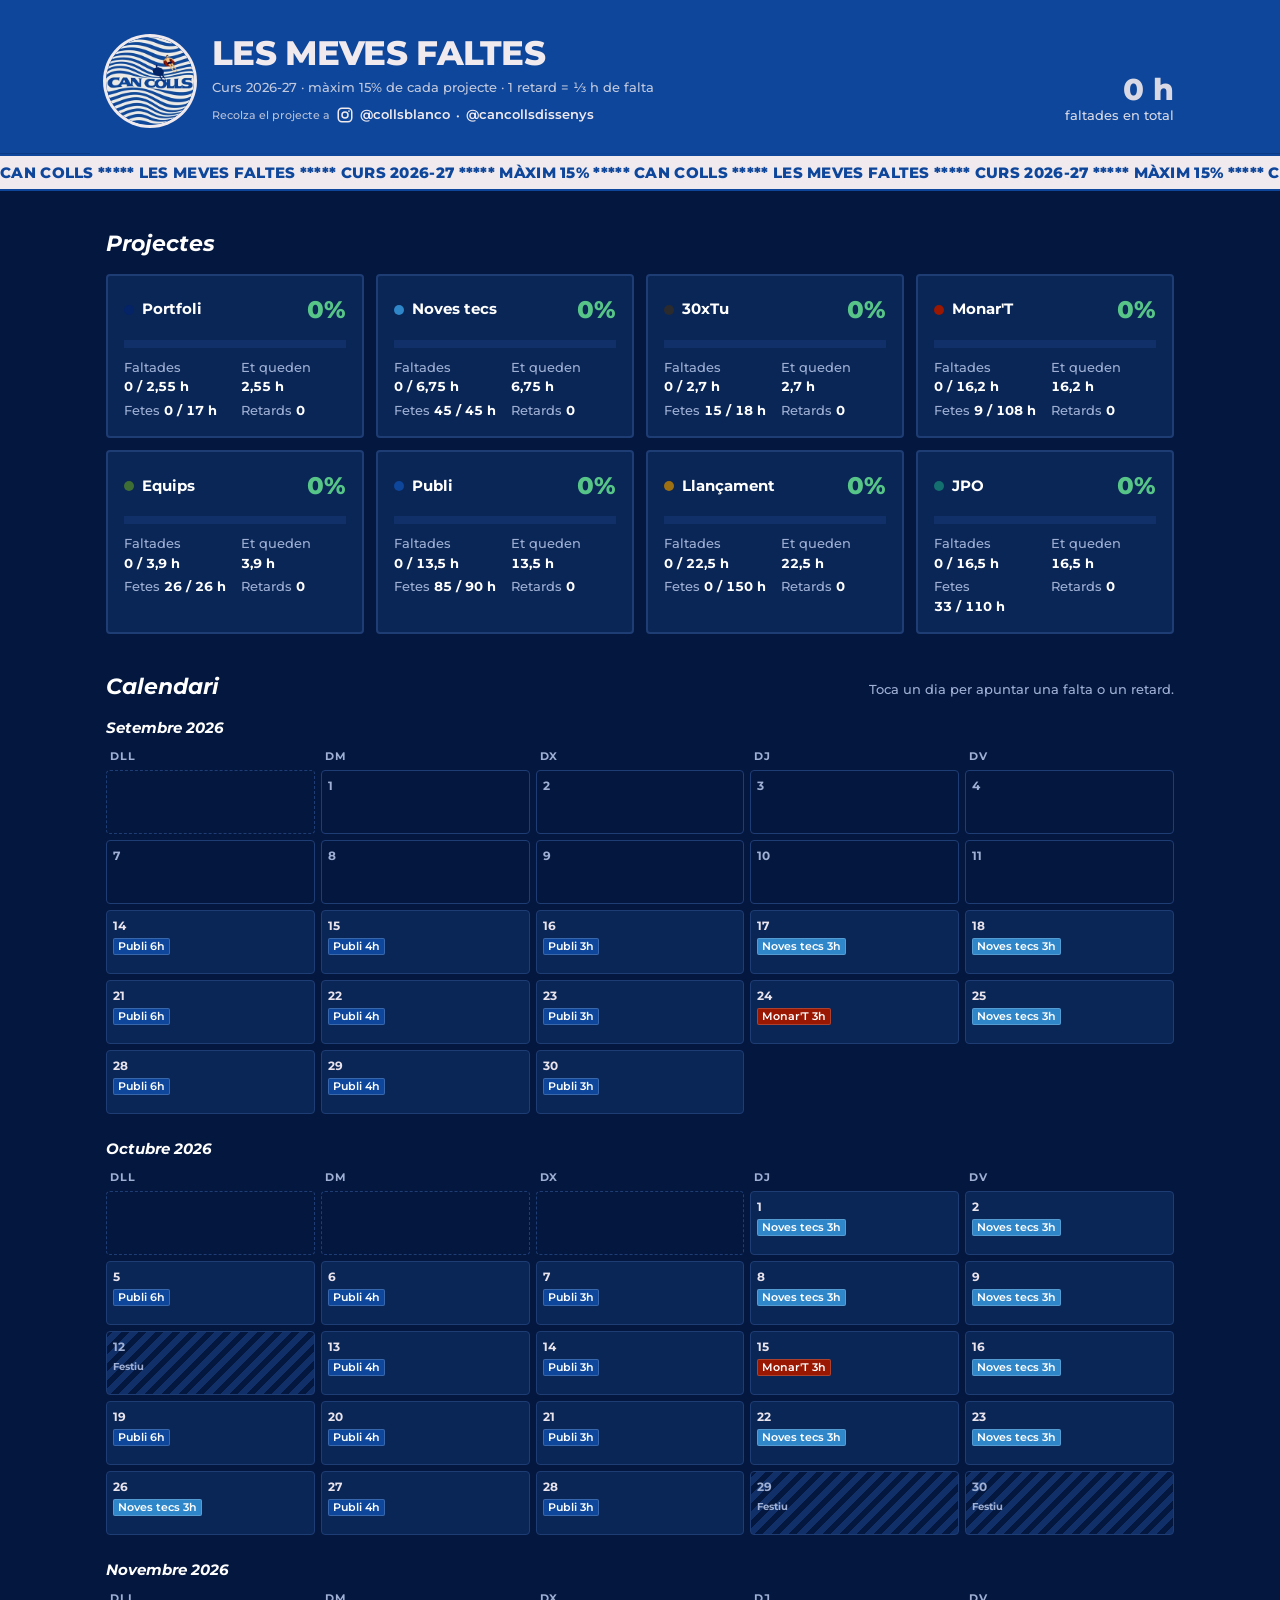
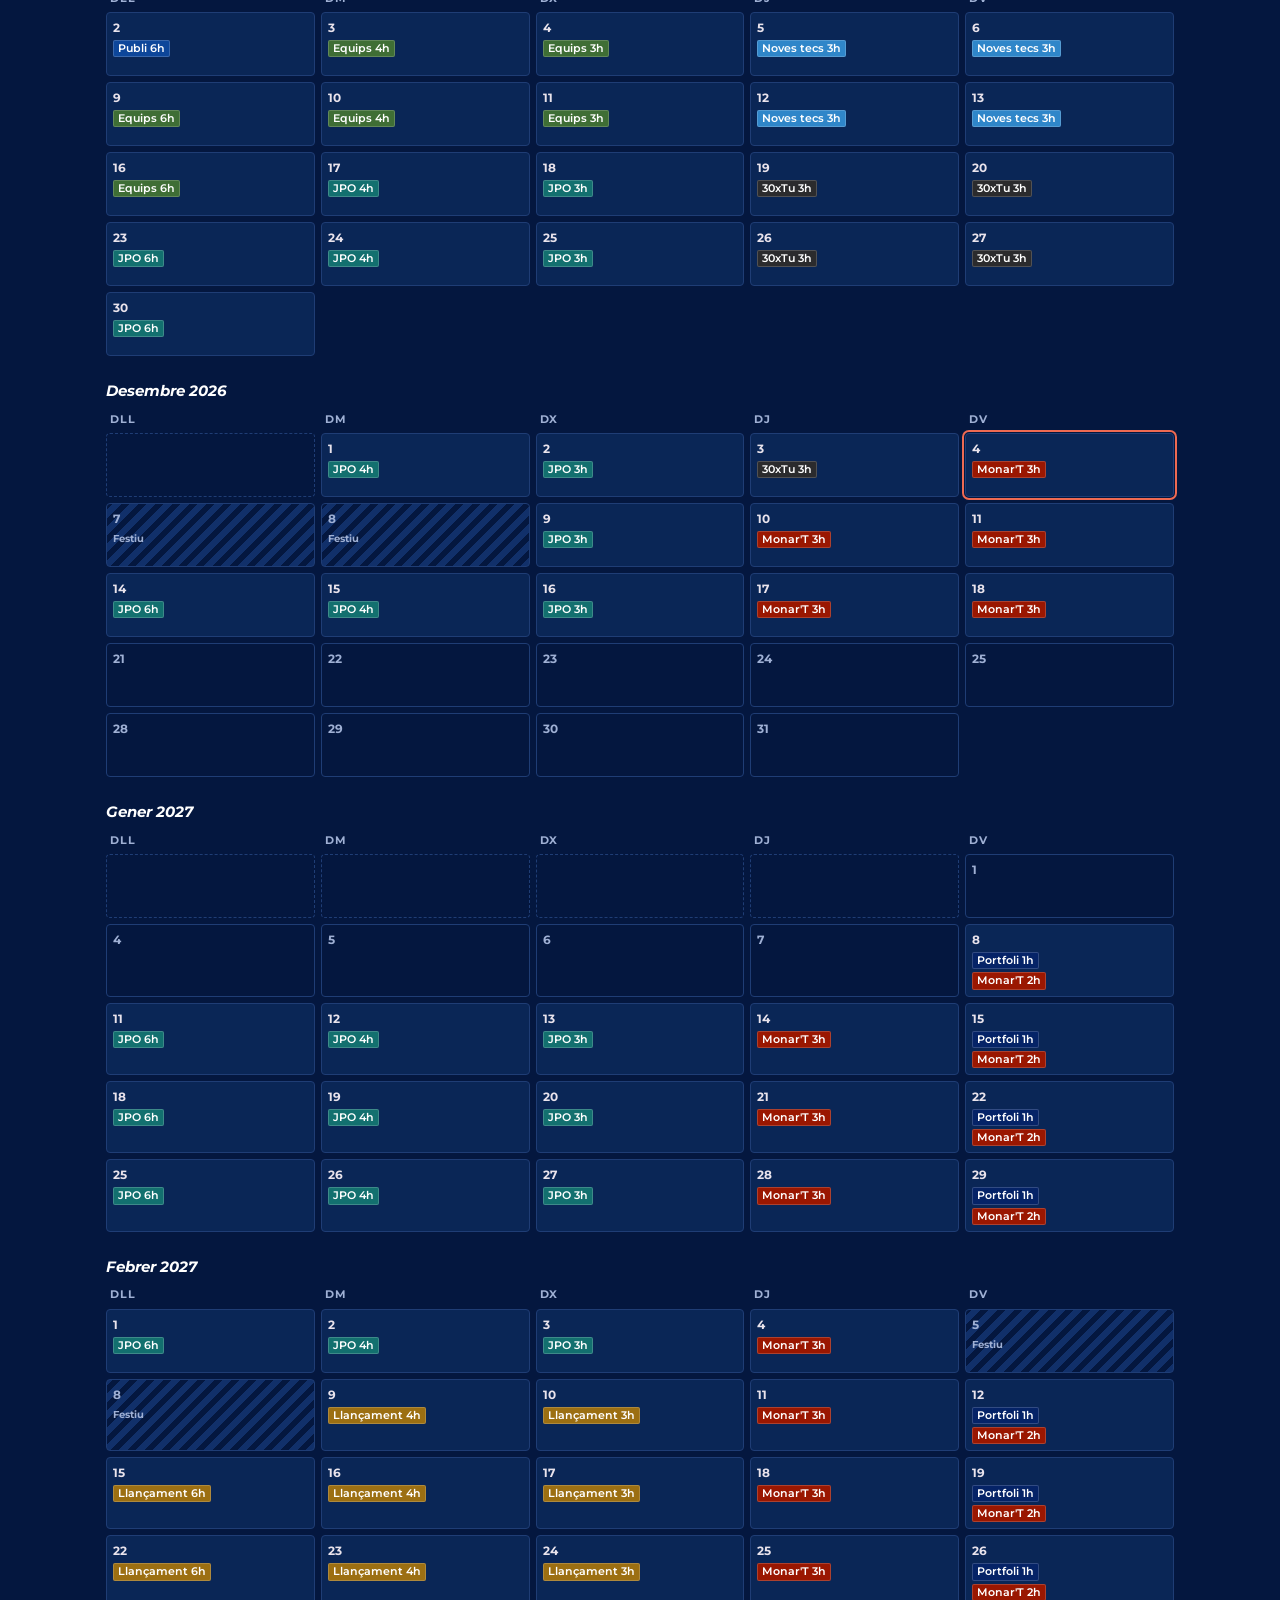
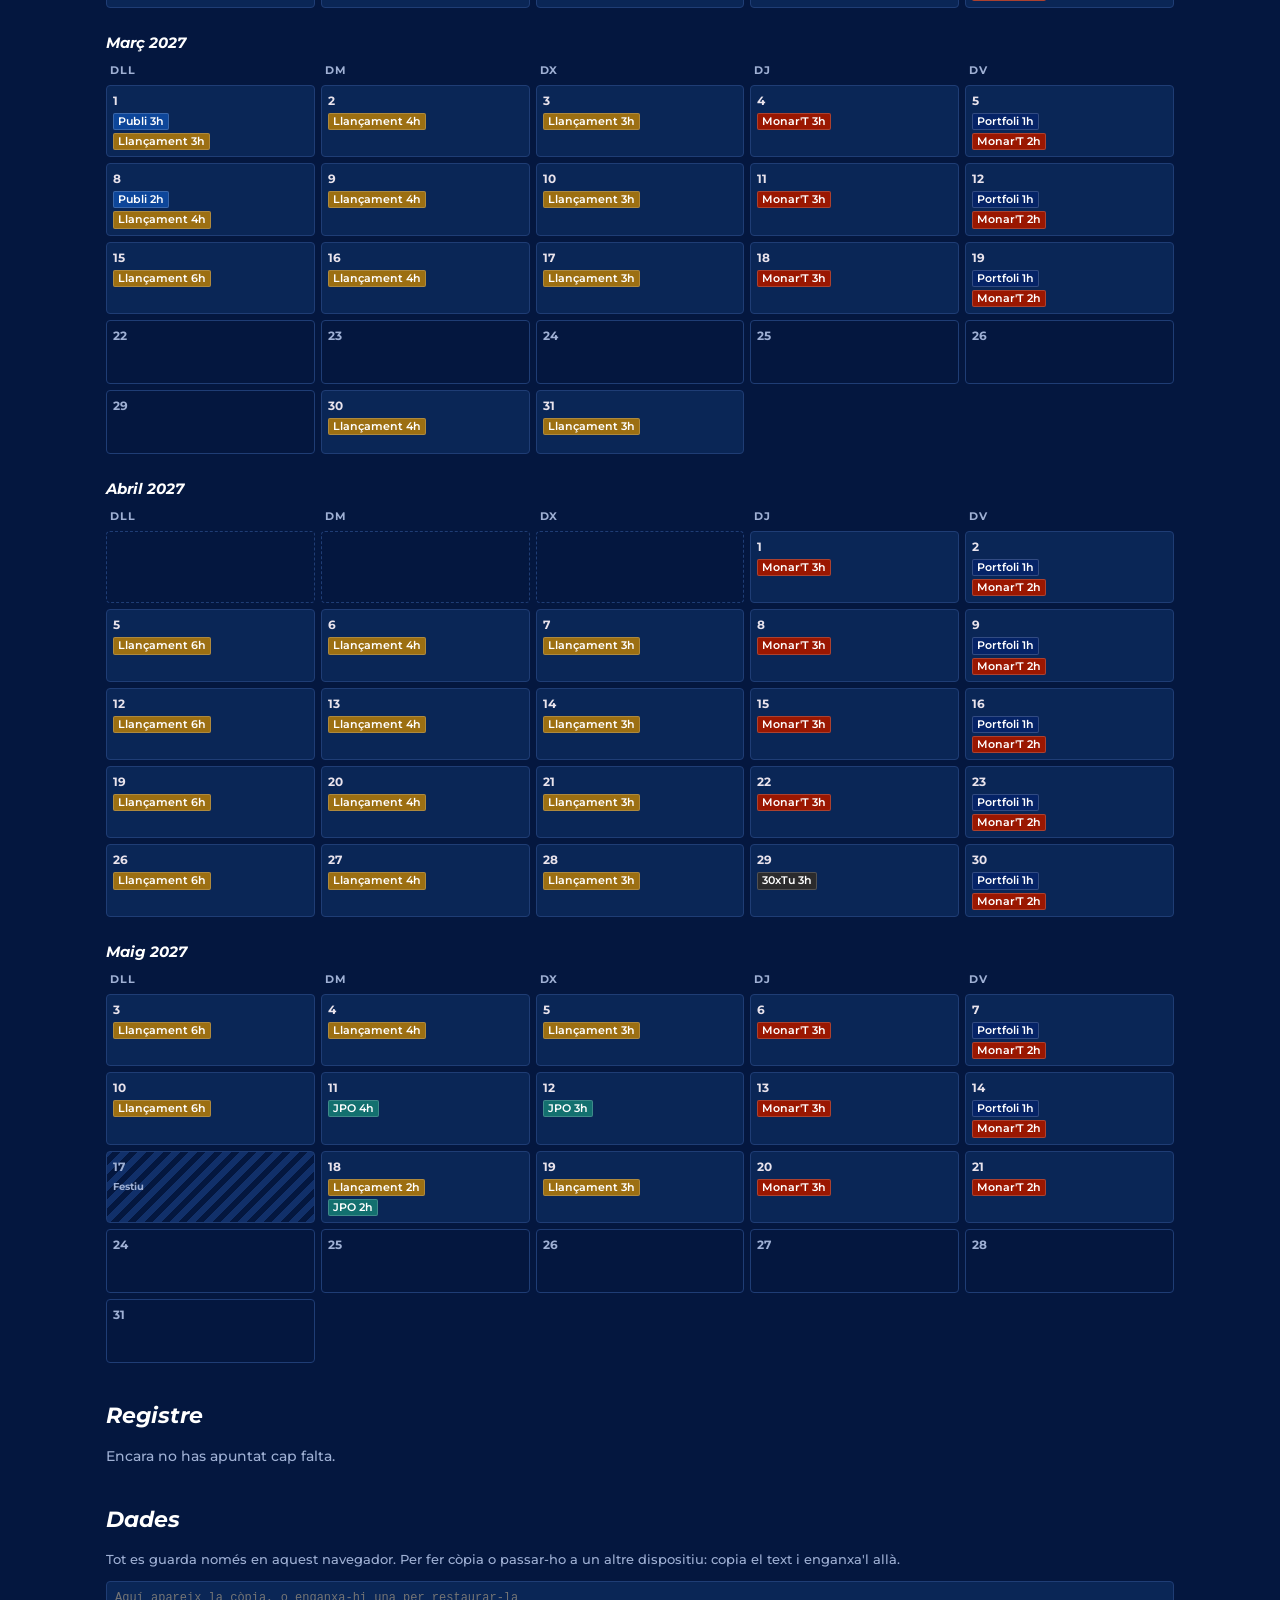
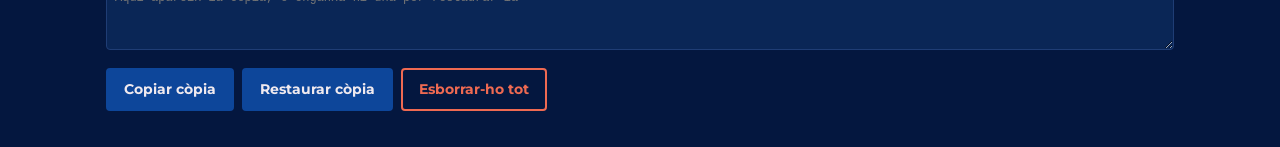
<file: index.html>
<!doctype html>
<html lang="ca">
<head>
  <meta charset="utf-8">
  <meta name="viewport" content="width=device-width, initial-scale=1">
  <title>Les meves faltes</title>
  <meta name="description" content="Registre personal de faltes i retards per projecte, curs 2026-27.">
  <meta name="theme-color" content="#0d469a">
  <link rel="icon" href="logo.webp" type="image/webp">
  <link rel="apple-touch-icon" href="logo.webp">
  <link rel="preconnect" href="https://fonts.googleapis.com">
  <link rel="preconnect" href="https://fonts.gstatic.com" crossorigin>
  <link href="https://fonts.googleapis.com/css2?family=Montserrat:ital,wght@0,400;0,500;0,600;0,700;0,800;1,600;1,700&display=swap" rel="stylesheet">
  <link rel="stylesheet" href="styles.css">
</head>
<body>
  <header class="top">
    <div class="brand">
      <img class="logo" src="logo.webp" alt="Can Colls" width="88" height="88">
      <div>
      <h1>Les meves faltes</h1>
      <p class="sub">Curs 2026-27 · màxim 15% de cada projecte · 1 retard = ⅓ h de falta</p>
      <p class="social"><span class="support">Recolza el projecte a</span><svg class="ig" viewBox="0 0 24 24" width="18" height="18" aria-hidden="true"><rect x="3" y="3" width="18" height="18" rx="5" fill="none" stroke="currentColor" stroke-width="2"/><circle cx="12" cy="12" r="4" fill="none" stroke="currentColor" stroke-width="2"/><circle cx="17.3" cy="6.7" r="1.2" fill="currentColor"/></svg><a href="https://www.instagram.com/collsblanco/" target="_blank" rel="noopener">@collsblanco</a> <span aria-hidden="true">·</span> <a href="https://www.instagram.com/cancollsdissenys/" target="_blank" rel="noopener">@cancollsdissenys</a></p>
      </div>
    </div>
    <div class="global" id="global"></div>
  </header>
  <div class="ticker" aria-hidden="true"><span>CAN COLLS ***** Les meves faltes ***** Curs 2026-27 ***** Màxim 15% ***** CAN COLLS ***** Les meves faltes ***** Curs 2026-27 ***** Màxim 15% ***** CAN COLLS ***** Les meves faltes ***** Curs 2026-27 ***** Màxim 15% ***** CAN COLLS ***** Les meves faltes ***** Curs 2026-27 ***** Màxim 15% ***** CAN COLLS ***** Les meves faltes ***** Curs 2026-27 ***** Màxim 15% ***** CAN COLLS ***** Les meves faltes ***** Curs 2026-27 ***** Màxim 15% ***** CAN COLLS ***** Les meves faltes ***** Curs 2026-27 ***** Màxim 15% ***** CAN COLLS ***** Les meves faltes ***** Curs 2026-27 ***** Màxim 15% ***** </span></div>

  <main>
    <section>
      <h2>Projectes</h2>
      <div class="cards" id="cards"></div>
    </section>

    <section>
      <div class="section-head">
        <h2>Calendari</h2>
        <p class="hint">Toca un dia per apuntar una falta o un retard.</p>
      </div>
      <div id="calendar"></div>
    </section>

    <section>
      <h2>Registre</h2>
      <div id="log"></div>
    </section>

    <section class="tools">
      <h2>Dades</h2>
      <p class="hint">Tot es guarda només en aquest navegador. Per fer còpia o passar-ho a un altre dispositiu: copia el text i enganxa'l allà.</p>
      <textarea id="backup" rows="3" placeholder="Aquí apareix la còpia, o enganxa-hi una per restaurar-la"></textarea>
      <div class="row">
        <button id="export" class="btn">Copiar còpia</button>
        <button id="import" class="btn">Restaurar còpia</button>
        <button id="reset" class="btn danger">Esborrar-ho tot</button>
      </div>
      <p class="hint" id="msg" role="status"></p>
    </section>
  </main>

  <dialog id="day">
    <form method="dialog" class="dlg">
      <div class="dlg-head">
        <h3 id="day-title"></h3>
        <button class="icon" value="close" aria-label="Tancar">✕</button>
      </div>
      <div id="day-body"></div>
      <details class="edit">
        <summary>Editar hores del dia (si la temporització ha canviat)</summary>
        <div id="day-edit"></div>
        <div class="row">
          <button type="button" class="btn" id="edit-save">Desar hores</button>
          <button type="button" class="btn ghost" id="edit-reset">Tornar a l'original</button>
        </div>
      </details>
    </form>
  </dialog>

  <script src="data.js"></script>
  <script src="app.js"></script>
</body>
</html>
</file>
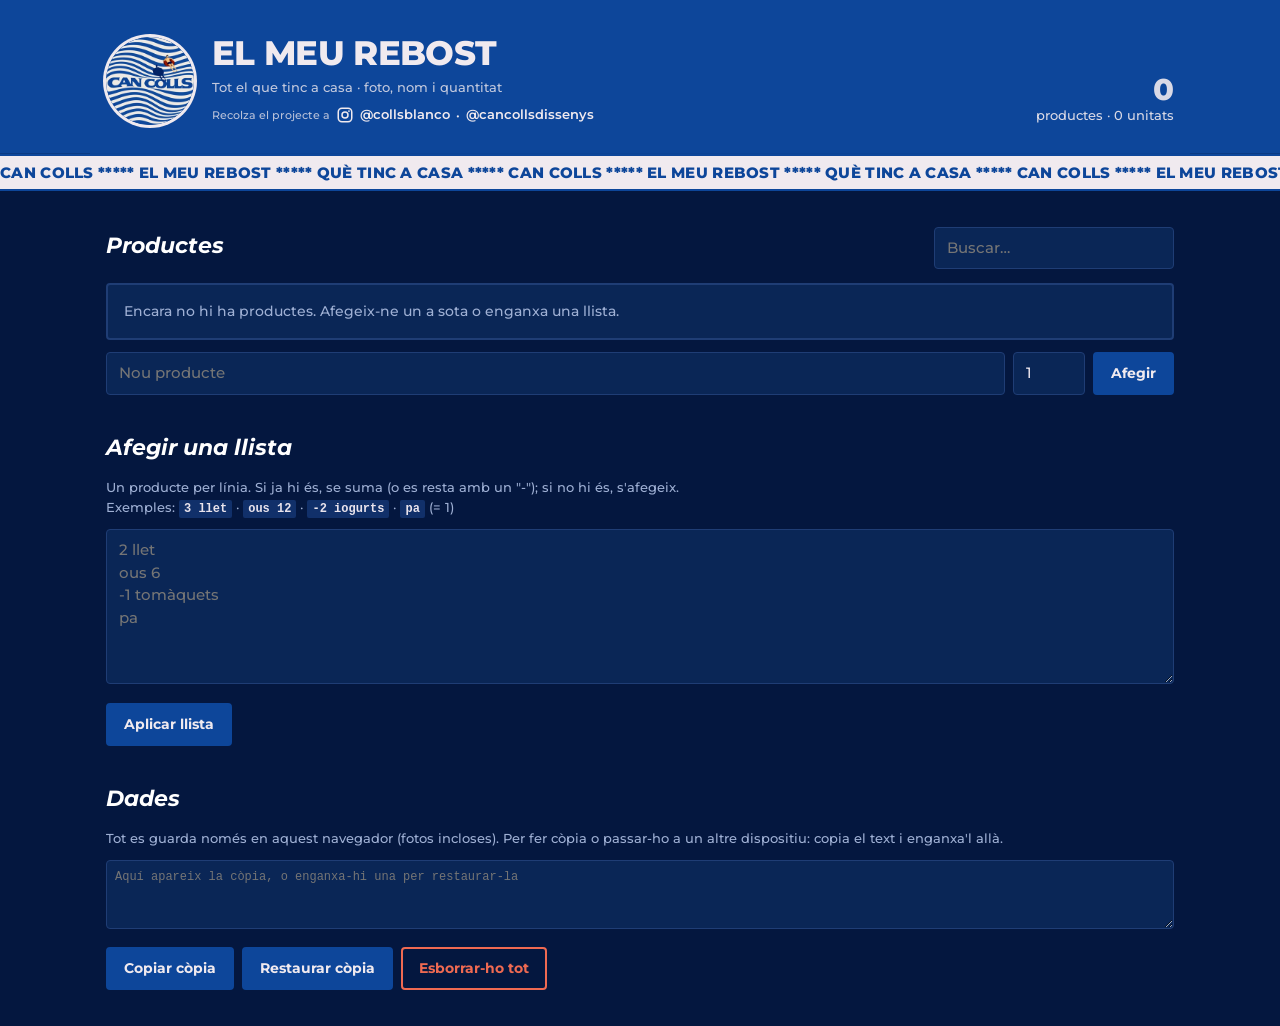
<file: casa/index.html>
<!doctype html>
<html lang="ca">
<head>
  <meta charset="utf-8">
  <meta name="viewport" content="width=device-width, initial-scale=1">
  <title>El meu rebost</title>
  <meta name="description" content="Llista de tots els productes que tinc a casa, amb foto i quantitat.">
  <meta name="theme-color" content="#0d469a">
  <link rel="icon" href="../logo.webp" type="image/webp">
  <link rel="apple-touch-icon" href="../logo.webp">
  <link rel="preconnect" href="https://fonts.googleapis.com">
  <link rel="preconnect" href="https://fonts.gstatic.com" crossorigin>
  <link href="https://fonts.googleapis.com/css2?family=Montserrat:ital,wght@0,400;0,500;0,600;0,700;0,800;1,600;1,700&display=swap" rel="stylesheet">
  <link rel="stylesheet" href="styles.css">
</head>
<body>
  <header class="top">
    <div class="brand">
      <img class="logo" src="../logo.webp" alt="Can Colls" width="88" height="88">
      <div>
        <h1>El meu rebost</h1>
        <p class="sub">Tot el que tinc a casa · foto, nom i quantitat</p>
        <p class="social"><span class="support">Recolza el projecte a</span><svg class="ig" viewBox="0 0 24 24" width="18" height="18" aria-hidden="true"><rect x="3" y="3" width="18" height="18" rx="5" fill="none" stroke="currentColor" stroke-width="2"/><circle cx="12" cy="12" r="4" fill="none" stroke="currentColor" stroke-width="2"/><circle cx="17.3" cy="6.7" r="1.2" fill="currentColor"/></svg><a href="https://www.instagram.com/collsblanco/" target="_blank" rel="noopener">@collsblanco</a> <span aria-hidden="true">·</span> <a href="https://www.instagram.com/cancollsdissenys/" target="_blank" rel="noopener">@cancollsdissenys</a></p>
      </div>
    </div>
    <div class="global" id="global"></div>
  </header>
  <div class="ticker" aria-hidden="true"><span>CAN COLLS ***** El meu rebost ***** Què tinc a casa ***** CAN COLLS ***** El meu rebost ***** Què tinc a casa ***** CAN COLLS ***** El meu rebost ***** Què tinc a casa ***** CAN COLLS ***** El meu rebost ***** Què tinc a casa ***** CAN COLLS ***** El meu rebost ***** Què tinc a casa ***** CAN COLLS ***** El meu rebost ***** Què tinc a casa ***** CAN COLLS ***** El meu rebost ***** Què tinc a casa ***** CAN COLLS ***** El meu rebost ***** Què tinc a casa ***** </span></div>

  <main>
    <section>
      <div class="section-head">
        <h2>Productes</h2>
        <input id="search" class="search" type="search" placeholder="Buscar…" aria-label="Buscar producte">
      </div>
      <ul class="list" id="list"></ul>
      <form class="quick" id="quick">
        <input id="quick-name" placeholder="Nou producte" aria-label="Nom del producte" autocomplete="off" required>
        <input id="quick-qty" type="number" inputmode="numeric" min="0" value="1" aria-label="Quantitat">
        <button class="btn">Afegir</button>
      </form>
    </section>

    <section>
      <h2>Afegir una llista</h2>
      <p class="hint">Un producte per línia. Si ja hi és, se suma (o es resta amb un "-"); si no hi és, s'afegeix.<br>Exemples: <code>3 llet</code> · <code>ous 12</code> · <code>-2 iogurts</code> · <code>pa</code> (= 1)</p>
      <textarea id="bulk" rows="6" placeholder="2 llet&#10;ous 6&#10;-1 tomàquets&#10;pa"></textarea>
      <div class="row">
        <button id="bulk-apply" class="btn">Aplicar llista</button>
      </div>
      <ul class="result" id="bulk-result" role="status"></ul>
    </section>

    <section class="tools">
      <h2>Dades</h2>
      <p class="hint">Tot es guarda només en aquest navegador (fotos incloses). Per fer còpia o passar-ho a un altre dispositiu: copia el text i enganxa'l allà.</p>
      <textarea id="backup" rows="3" placeholder="Aquí apareix la còpia, o enganxa-hi una per restaurar-la"></textarea>
      <div class="row">
        <button id="export" class="btn">Copiar còpia</button>
        <button id="import" class="btn">Restaurar còpia</button>
        <button id="reset" class="btn danger">Esborrar-ho tot</button>
      </div>
      <p class="hint" id="msg" role="status"></p>
    </section>
  </main>

  <dialog id="edit">
    <form method="dialog" class="dlg" id="edit-form">
      <div class="dlg-head">
        <h3>Editar producte</h3>
        <button class="icon" value="close" aria-label="Tancar">✕</button>
      </div>
      <label class="field">Nom<input id="edit-name" required></label>
      <label class="field">Quantitat<input id="edit-qty" type="number" inputmode="numeric" min="0"></label>
      <div class="row">
        <button type="button" class="btn ghost" id="edit-photo">Canviar foto</button>
        <button type="button" class="btn ghost" id="edit-nophoto">Treure foto</button>
      </div>
      <div class="row">
        <button type="button" class="btn" id="edit-save">Desar</button>
        <button type="button" class="btn danger" id="edit-delete">Eliminar</button>
      </div>
    </form>
  </dialog>

  <input type="file" id="file" accept="image/*" hidden>
  <script src="app.js"></script>
</body>
</html>
</file>
<file: styles.css>
/* Identitat Can Colls: blau marí sobre blanc trencat, vermell per a l'èmfasi, Montserrat per a tot el text.
   Capçalera en bloc blau a tota amplada + cinta de text, com als manuals de marca. */
/* Un sol tema: fons blau marí per a tothom, sigui quin sigui el mode clar/fosc del dispositiu. */
:root, :root[data-theme="light"], :root[data-theme="dark"] {
  --marine: #0d469a;   /* MarineBlue */
  --naval: #052367;    /* NavalAir */
  --red: #9a1701;      /* RedRock */
  --graphite: #2b2b2d; /* Idunnow */
  --notpink: #f0eaef;  /* NotPink */

  --bg: #04173f;
  --surface: #0a2656;
  --ink: #e9e3ec;
  --strong: #ffffff;
  --muted: #9fb0d4;
  --line: #1f3d75;
  --soft: #11306a;
  --band: var(--marine);
  --band-ink: var(--notpink);
  --ok: #57c587;
  --warn: #e5ad45;
  --bad: #ef6a52;
  --accent: #ef6a52;
  --radius: 4px;

  --font: "Montserrat", "Helvetica Neue", Arial, sans-serif;
  color-scheme: dark;
}

* { box-sizing: border-box; }
body {
  margin: 0;
  background: var(--bg);
  color: var(--ink);
  font: 500 15px/1.5 var(--font);
}
h1, h2, h3 { font-family: var(--font); margin: 0; text-wrap: balance; }
h1 { font-size: 34px; font-weight: 800; letter-spacing: -0.02em; line-height: 1.05; }
h2 { font-size: 22px; font-weight: 700; font-style: italic; margin-bottom: 14px; color: var(--strong); }
h3 { font-size: 18px; font-weight: 700; }
.sub, .hint { color: var(--muted); margin: 6px 0 0; font-size: 13px; font-weight: 500; }

/* Capçalera: bloc blau a tota amplada */
.top, main { max-width: 1100px; margin: 0 auto; padding: 0 16px; }
.top {
  display: flex; justify-content: space-between; align-items: flex-end; gap: 16px; flex-wrap: wrap;
  padding-top: 36px; padding-bottom: 28px;
  background: var(--band); color: var(--band-ink);
  box-shadow: 0 0 0 100vmax var(--band); clip-path: inset(0 -100vmax);
}
.brand { display: flex; align-items: center; gap: 18px; min-width: 0; }
.logo { width: 88px; height: 88px; flex: none; border-radius: 50%; box-shadow: 0 0 0 3px var(--notpink); }
.top h1 { color: var(--band-ink); text-transform: uppercase; }
.top .sub { color: var(--band-ink); opacity: .8; }
.social { display: flex; align-items: center; flex-wrap: wrap; gap: 6px; margin: 8px 0 0; font-size: 13px; font-weight: 600; color: var(--band-ink); }
.social .ig { flex: none; }
.social .support { font-size: 11px; font-weight: 500; opacity: .75; }
.social a { color: var(--band-ink); text-decoration: none; border-bottom: 1px solid transparent; }
.social a:hover, .social a:focus-visible { border-bottom-color: var(--band-ink); outline: none; }
.global { font-size: 13px; color: var(--band-ink); opacity: .9; text-align: right; }
.global strong { color: var(--band-ink); font-size: 30px; font-weight: 800; display: block; line-height: 1.1; font-variant-numeric: tabular-nums; }

/* Cinta de text sota la capçalera */
.ticker {
  overflow: hidden; white-space: nowrap; background: var(--notpink); color: var(--marine);
  border-block: 2px solid var(--marine);
  font: 800 15px/1 var(--font); text-transform: uppercase; letter-spacing: .02em;
}
.ticker span { display: inline-block; padding: 9px 0; animation: ticker 160s linear infinite; }
@keyframes ticker { to { transform: translateX(-50%); } }
@media (prefers-reduced-motion: reduce) { .ticker span { animation: none; } }

section { margin: 36px 0; }
.section-head { display: flex; justify-content: space-between; align-items: baseline; flex-wrap: wrap; gap: 8px; margin-bottom: 14px; }
.section-head h2 { margin: 0; }

/* Targetes de projecte */
.cards { display: grid; grid-template-columns: repeat(auto-fill, minmax(240px, 1fr)); gap: 12px; }
.card { background: var(--surface); border: 2px solid var(--line); border-radius: var(--radius); padding: 16px; }
.card-head { display: flex; align-items: center; gap: 8px; }
.dot { width: 10px; height: 10px; border-radius: 50%; flex: none; }
.card-name { font-weight: 700; color: var(--strong); }
.pct { margin-left: auto; font-size: 24px; font-weight: 800; font-variant-numeric: tabular-nums; }
.bar { position: relative; height: 8px; background: var(--soft); border-radius: 0; margin: 12px 0 10px; overflow: hidden; }
.bar > span { position: absolute; inset: 0 auto 0 0; }
.stats { display: grid; grid-template-columns: 1fr 1fr; gap: 4px 12px; font-size: 13px; color: var(--muted); }
.stats b { color: var(--strong); font-weight: 700; white-space: nowrap; font-variant-numeric: tabular-nums; }
.ok { color: var(--ok); } .warn { color: var(--warn); } .bad { color: var(--bad); }
.bg-ok { background: var(--ok); } .bg-warn { background: var(--warn); } .bg-bad { background: var(--bad); }

/* Calendari */
.month { margin-bottom: 24px; }
.month h3 { font-size: 15px; margin-bottom: 8px; font-style: italic; color: var(--strong); }
.grid { display: grid; grid-template-columns: repeat(5, minmax(0, 1fr)); gap: 6px; }
.wd { font-size: 11px; font-weight: 700; color: var(--muted); text-transform: uppercase; letter-spacing: .08em; padding-left: 4px; }
.cell {
  min-height: 64px; background: var(--surface); border: 1.5px solid var(--line); border-radius: var(--radius);
  padding: 6px; text-align: left; font: inherit; color: inherit; cursor: pointer; display: flex; flex-direction: column; gap: 3px;
}
.cell:hover { border-color: var(--ink); }
.cell.empty { background: transparent; border-style: dashed; cursor: default; }
.cell.none { background: transparent; cursor: default; color: var(--muted); }
.cell.holiday { background: repeating-linear-gradient(-45deg, var(--soft) 0 6px, transparent 6px 12px); cursor: default; color: var(--muted); }
.cell.today { outline: 2px solid var(--accent); outline-offset: 1px; }
.cell.missed { border-color: var(--bad); }
.num { font-size: 12px; font-weight: 700; display: flex; justify-content: space-between; }
.tag { font-size: 10px; color: var(--bad); font-weight: 700; }
.chip { font-size: 11px; font-weight: 600; line-height: 1.2; padding: 2px 5px; border-radius: 2px; color: #fff; white-space: nowrap; overflow: hidden; text-overflow: ellipsis; box-shadow: inset 0 0 0 1px rgba(255, 255, 255, .18); }
.chip.x { text-decoration: line-through; opacity: .5; }

/* Registre */
.log { background: var(--surface); border: 2px solid var(--line); border-radius: var(--radius); overflow: hidden; }
.log-row { display: flex; gap: 12px; align-items: center; padding: 10px 14px; border-top: 1px solid var(--line); font-size: 14px; }
.log-row:first-child { border-top: 0; }
.log-row .d { width: 110px; color: var(--muted); flex: none; font-variant-numeric: tabular-nums; }
.log-row .p { flex: 1; min-width: 0; display: flex; align-items: center; gap: 8px; }
.empty-msg { color: var(--muted); font-size: 14px; }

/* Botons */
.row { display: flex; gap: 8px; flex-wrap: wrap; margin-top: 12px; }
.btn {
  font: inherit; font-size: 14px; font-weight: 700; padding: 9px 16px; border-radius: var(--radius);
  border: 2px solid var(--marine); background: var(--marine); color: var(--notpink); cursor: pointer;
}
.btn:hover { background: var(--naval); border-color: var(--naval); }
.btn.danger { background: transparent; color: var(--bad); border-color: var(--bad); }
.btn.danger:hover { background: var(--bad); color: var(--notpink); }
.btn.ghost { background: transparent; color: var(--ink); border-color: var(--line); }
.btn.ghost:hover { border-color: var(--ink); }
.icon { border: 0; background: none; color: var(--muted); font-size: 18px; cursor: pointer; }
.link { border: 0; background: none; color: var(--ink); cursor: pointer; font: inherit; font-size: 13px; font-weight: 600; text-decoration: underline; }

/* Diàleg */
dialog { border: 0; border-radius: var(--radius); padding: 0; background: var(--surface); color: var(--ink); width: min(460px, calc(100vw - 32px)); box-shadow: 0 0 0 2px var(--marine); }
dialog::backdrop { background: rgba(5, 35, 103, .55); }
.dlg { padding: 0 18px 18px; }
.dlg-head { display: flex; justify-content: space-between; align-items: center; margin: 0 -18px 14px; padding: 14px 18px; background: var(--band); }
.dlg-head h3 { color: var(--band-ink); }
.dlg-head .icon { color: var(--band-ink); }
.proj { border: 1.5px solid var(--line); border-radius: var(--radius); padding: 12px; margin-bottom: 10px; }
.proj-head { display: flex; align-items: center; gap: 8px; margin-bottom: 10px; }
.proj-head b { color: var(--strong); }
.proj-head .h { margin-left: auto; color: var(--muted); font-size: 13px; }
.ctrl { display: flex; align-items: center; justify-content: space-between; gap: 8px; margin-top: 6px; font-size: 14px; }
.step { display: flex; align-items: center; gap: 6px; }
.step button { width: 32px; height: 32px; border-radius: var(--radius); border: 1.5px solid var(--line); background: var(--soft); color: var(--ink); font-size: 16px; font-weight: 700; cursor: pointer; }
.step .btn.ghost { width: auto; height: 32px; padding: 0 12px; font-size: 13px; }
.step output { min-width: 28px; text-align: center; font-weight: 800; font-variant-numeric: tabular-nums; }
.edit { margin-top: 8px; font-size: 14px; }
.edit summary { cursor: pointer; color: var(--muted); font-weight: 600; }
.edit-grid { display: grid; grid-template-columns: 1fr 70px; gap: 6px 10px; align-items: center; margin-top: 10px; }
.edit-grid input { font: inherit; padding: 6px 8px; border-radius: var(--radius); border: 1.5px solid var(--line); background: var(--bg); color: var(--ink); width: 100%; }

#backup { width: 100%; margin-top: 12px; font: 12px/1.4 ui-monospace, monospace; padding: 8px; border-radius: var(--radius); border: 1.5px solid var(--line); background: var(--surface); color: var(--ink); resize: vertical; }
.btn:focus-visible, .cell:focus-visible, .step button:focus-visible, .link:focus-visible { outline: 2px solid var(--accent); outline-offset: 2px; }

@media (max-width: 560px) {
  h1 { font-size: 26px; }
  .brand { gap: 12px; }
  .logo { width: 64px; height: 64px; }
  .global { text-align: left; }
  .cell { min-height: 54px; padding: 4px; }
  .chip { font-size: 9px; padding: 1px 3px; }
  .log-row .d { width: 80px; }
}
</file>
<file: casa/styles.css>
/* Identitat Can Colls: blau marí sobre blanc trencat, vermell per a l'èmfasi, Montserrat per a tot el text.
   Capçalera en bloc blau a tota amplada + cinta de text, com als manuals de marca. */
/* Un sol tema: fons blau marí per a tothom, sigui quin sigui el mode clar/fosc del dispositiu. */
:root, :root[data-theme="light"], :root[data-theme="dark"] {
  --marine: #0d469a;   /* MarineBlue */
  --naval: #052367;    /* NavalAir */
  --red: #9a1701;      /* RedRock */
  --graphite: #2b2b2d; /* Idunnow */
  --notpink: #f0eaef;  /* NotPink */

  --bg: #04173f;
  --surface: #0a2656;
  --ink: #e9e3ec;
  --strong: #ffffff;
  --muted: #9fb0d4;
  --line: #1f3d75;
  --soft: #11306a;
  --band: var(--marine);
  --band-ink: var(--notpink);
  --ok: #57c587;
  --warn: #e5ad45;
  --bad: #ef6a52;
  --accent: #ef6a52;
  --radius: 4px;

  --font: "Montserrat", "Helvetica Neue", Arial, sans-serif;
  color-scheme: dark;
}

* { box-sizing: border-box; }
body {
  margin: 0;
  background: var(--bg);
  color: var(--ink);
  font: 500 15px/1.5 var(--font);
}
h1, h2, h3 { font-family: var(--font); margin: 0; text-wrap: balance; }
h1 { font-size: 34px; font-weight: 800; letter-spacing: -0.02em; line-height: 1.05; }
h2 { font-size: 22px; font-weight: 700; font-style: italic; margin-bottom: 14px; color: var(--strong); }
h3 { font-size: 18px; font-weight: 700; }
.sub, .hint { color: var(--muted); margin: 6px 0 0; font-size: 13px; font-weight: 500; }

/* Capçalera: bloc blau a tota amplada */
.top, main { max-width: 1100px; margin: 0 auto; padding: 0 16px; }
.top {
  display: flex; justify-content: space-between; align-items: flex-end; gap: 16px; flex-wrap: wrap;
  padding-top: 36px; padding-bottom: 28px;
  background: var(--band); color: var(--band-ink);
  box-shadow: 0 0 0 100vmax var(--band); clip-path: inset(0 -100vmax);
}
.brand { display: flex; align-items: center; gap: 18px; min-width: 0; }
.logo { width: 88px; height: 88px; flex: none; border-radius: 50%; box-shadow: 0 0 0 3px var(--notpink); }
.top h1 { color: var(--band-ink); text-transform: uppercase; }
.top .sub { color: var(--band-ink); opacity: .8; }
.social { display: flex; align-items: center; flex-wrap: wrap; gap: 6px; margin: 8px 0 0; font-size: 13px; font-weight: 600; color: var(--band-ink); }
.social .ig { flex: none; }
.social .support { font-size: 11px; font-weight: 500; opacity: .75; }
.social a { color: var(--band-ink); text-decoration: none; border-bottom: 1px solid transparent; }
.social a:hover, .social a:focus-visible { border-bottom-color: var(--band-ink); outline: none; }
.global { font-size: 13px; color: var(--band-ink); opacity: .9; text-align: right; }
.global strong { color: var(--band-ink); font-size: 30px; font-weight: 800; display: block; line-height: 1.1; font-variant-numeric: tabular-nums; }

/* Cinta de text sota la capçalera */
.ticker {
  overflow: hidden; white-space: nowrap; background: var(--notpink); color: var(--marine);
  border-block: 2px solid var(--marine);
  font: 800 15px/1 var(--font); text-transform: uppercase; letter-spacing: .02em;
}
.ticker span { display: inline-block; padding: 9px 0; animation: ticker 160s linear infinite; }
@keyframes ticker { to { transform: translateX(-50%); } }
@media (prefers-reduced-motion: reduce) { .ticker span { animation: none; } }

section { margin: 36px 0; }
.section-head { display: flex; justify-content: space-between; align-items: baseline; flex-wrap: wrap; gap: 8px; margin-bottom: 14px; }
.section-head h2 { margin: 0; }

/* Botons */
.row { display: flex; gap: 8px; flex-wrap: wrap; margin-top: 12px; }
.btn {
  font: inherit; font-size: 14px; font-weight: 700; padding: 9px 16px; border-radius: var(--radius);
  border: 2px solid var(--marine); background: var(--marine); color: var(--notpink); cursor: pointer;
}
.btn:hover { background: var(--naval); border-color: var(--naval); }
.btn.danger { background: transparent; color: var(--bad); border-color: var(--bad); }
.btn.danger:hover { background: var(--bad); color: var(--notpink); }
.btn.ghost { background: transparent; color: var(--ink); border-color: var(--line); }
.btn.ghost:hover { border-color: var(--ink); }
.icon { border: 0; background: none; color: var(--muted); font-size: 18px; cursor: pointer; }
.link { border: 0; background: none; color: var(--ink); cursor: pointer; font: inherit; font-size: 13px; font-weight: 600; text-decoration: underline; }

/* Diàleg */
dialog { border: 0; border-radius: var(--radius); padding: 0; background: var(--surface); color: var(--ink); width: min(460px, calc(100vw - 32px)); box-shadow: 0 0 0 2px var(--marine); }
dialog::backdrop { background: rgba(5, 35, 103, .55); }
.dlg { padding: 0 18px 18px; }
.dlg-head { display: flex; justify-content: space-between; align-items: center; margin: 0 -18px 14px; padding: 14px 18px; background: var(--band); }
.dlg-head h3 { color: var(--band-ink); }
.dlg-head .icon { color: var(--band-ink); }
.proj { border: 1.5px solid var(--line); border-radius: var(--radius); padding: 12px; margin-bottom: 10px; }
.proj-head { display: flex; align-items: center; gap: 8px; margin-bottom: 10px; }
.proj-head b { color: var(--strong); }
.proj-head .h { margin-left: auto; color: var(--muted); font-size: 13px; }
.ctrl { display: flex; align-items: center; justify-content: space-between; gap: 8px; margin-top: 6px; font-size: 14px; }
.step { display: flex; align-items: center; gap: 6px; }
.step button { width: 32px; height: 32px; border-radius: var(--radius); border: 1.5px solid var(--line); background: var(--soft); color: var(--ink); font-size: 16px; font-weight: 700; cursor: pointer; }
.step .btn.ghost { width: auto; height: 32px; padding: 0 12px; font-size: 13px; }
.step output { min-width: 28px; text-align: center; font-weight: 800; font-variant-numeric: tabular-nums; }
.edit { margin-top: 8px; font-size: 14px; }
.edit summary { cursor: pointer; color: var(--muted); font-weight: 600; }
.edit-grid { display: grid; grid-template-columns: 1fr 70px; gap: 6px 10px; align-items: center; margin-top: 10px; }
.edit-grid input { font: inherit; padding: 6px 8px; border-radius: var(--radius); border: 1.5px solid var(--line); background: var(--bg); color: var(--ink); width: 100%; }

#backup { width: 100%; margin-top: 12px; font: 12px/1.4 ui-monospace, monospace; padding: 8px; border-radius: var(--radius); border: 1.5px solid var(--line); background: var(--surface); color: var(--ink); resize: vertical; }
.btn:focus-visible, .link:focus-visible, .qty button:focus-visible, .thumb:focus-visible, .name:focus-visible { outline: 2px solid var(--accent); outline-offset: 2px; }

/* Cercador */
.search, .quick input, .field input, #bulk {
  font: inherit; font-size: 15px; padding: 9px 12px; border-radius: var(--radius);
  border: 1.5px solid var(--line); background: var(--surface); color: var(--ink);
}
.search { width: min(240px, 100%); }
.search:focus, .quick input:focus, .field input:focus, #bulk:focus { outline: none; border-color: var(--notpink); }

/* Llista de productes */
.list { list-style: none; margin: 0; padding: 0; background: var(--surface); border: 2px solid var(--line); border-radius: var(--radius); overflow: hidden; }
.item { display: flex; align-items: center; gap: 12px; padding: 10px 12px; border-top: 1px solid var(--line); }
.item:first-child { border-top: 0; }
.item.zero .name { color: var(--muted); text-decoration: line-through; }
.thumb {
  width: 56px; height: 56px; flex: none; border-radius: var(--radius); border: 1.5px dashed var(--line);
  background: var(--soft) center / cover no-repeat; color: var(--muted); cursor: pointer; padding: 0;
  display: grid; place-items: center; font: 700 22px/1 var(--font);
}
.thumb.has { border-style: solid; }
.name { flex: 1; min-width: 0; border: 0; background: none; color: var(--strong); font: 700 16px/1.3 var(--font); text-align: left; cursor: pointer; padding: 4px 0; overflow-wrap: anywhere; }
.qty { display: flex; align-items: center; gap: 6px; flex: none; }
.qty button { width: 34px; height: 34px; border-radius: var(--radius); border: 1.5px solid var(--line); background: var(--soft); color: var(--ink); font-size: 18px; font-weight: 700; cursor: pointer; }
.qty output { min-width: 32px; text-align: center; font-size: 20px; font-weight: 800; color: var(--strong); font-variant-numeric: tabular-nums; }
.empty-msg { color: var(--muted); font-size: 14px; padding: 16px; }

/* Afegir ràpid */
.quick { display: flex; gap: 8px; margin-top: 12px; }
.quick #quick-name { flex: 1; min-width: 0; }
.quick #quick-qty { width: 72px; }

/* Llista massiva */
#bulk { width: 100%; margin-top: 12px; resize: vertical; line-height: 1.5; }
code { font: 600 12px/1 ui-monospace, monospace; background: var(--soft); padding: 2px 5px; border-radius: 2px; color: var(--ink); }
.result { list-style: none; margin: 12px 0 0; padding: 0; font-size: 14px; }
.result li { padding: 4px 0; }
.result b { color: var(--strong); }
.tag { display: inline-block; min-width: 74px; font-size: 11px; font-weight: 800; text-transform: uppercase; letter-spacing: .04em; }
.tag.new { color: var(--warn); } .tag.up { color: var(--ok); } .tag.down { color: var(--bad); } .tag.err { color: var(--muted); }

/* Diàleg d'edició */
.field { display: grid; gap: 4px; margin-bottom: 12px; font-size: 13px; font-weight: 700; color: var(--muted); }

@media (max-width: 560px) {
  h1 { font-size: 26px; }
  .brand { gap: 12px; }
  .logo { width: 64px; height: 64px; }
  .global { text-align: left; }
  .thumb { width: 48px; height: 48px; }
  .search { width: 100%; }
}
</file>
